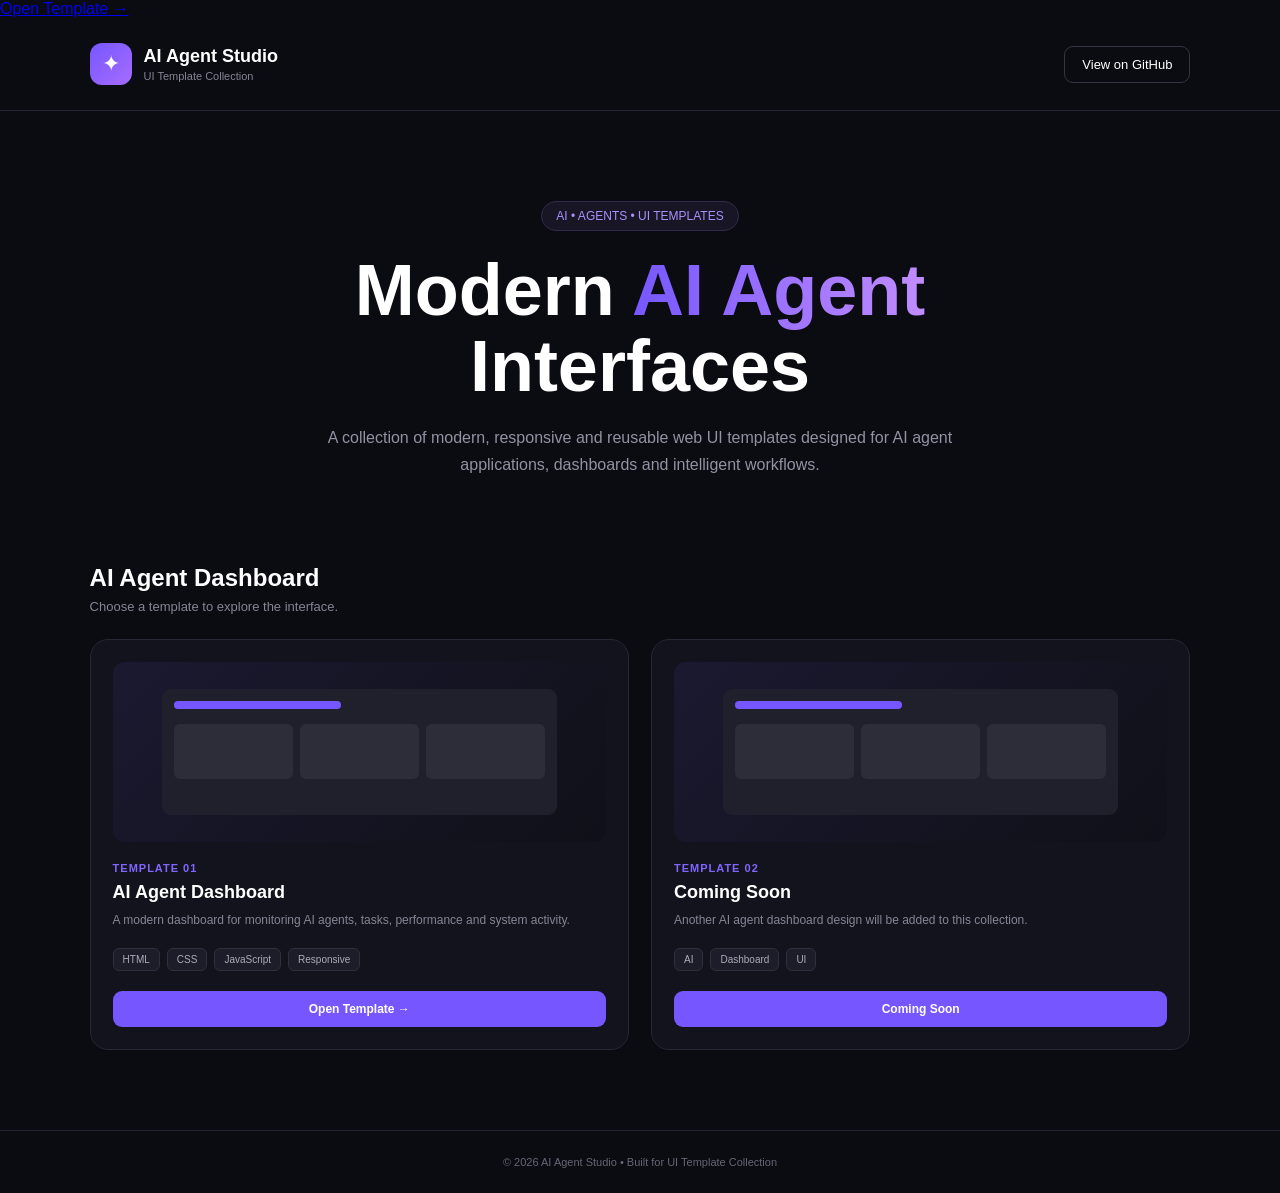
<file: index.html>
<!DOCTYPE html>
<html lang="en">

<head>
    <meta charset="UTF-8">
    <meta name="viewport" content="width=device-width, initial-scale=1.0">

    <title>AI Agent Studio | UI Template Collection</title>
    <a href="./01-ai-agent-dashboard/template-01/index.html">
    Open Template →
</a>

    <style>
        * {
            margin: 0;
            padding: 0;
            box-sizing: border-box;
        }

        body {
            font-family: Arial, Helvetica, sans-serif;
            background: #0b0b12;
            color: #ffffff;
            min-height: 100vh;
        }

        /* ================= HEADER ================= */

        header {
            padding: 25px 7%;
            border-bottom: 1px solid #242432;
            display: flex;
            justify-content: space-between;
            align-items: center;
        }

        .logo {
            display: flex;
            align-items: center;
            gap: 12px;
        }

        .logo-icon {
            width: 42px;
            height: 42px;
            background: linear-gradient(135deg, #7657ff, #a66cff);
            border-radius: 12px;
            display: flex;
            justify-content: center;
            align-items: center;
            font-size: 22px;
        }

        .logo h2 {
            font-size: 18px;
        }

        .logo p {
            color: #858595;
            font-size: 11px;
            margin-top: 3px;
        }

        .github-btn {
            text-decoration: none;
            color: white;
            border: 1px solid #353545;
            padding: 10px 17px;
            border-radius: 9px;
            font-size: 13px;
            transition: 0.3s;
        }

        .github-btn:hover {
            background: #ffffff;
            color: #11111a;
        }


        /* ================= HERO ================= */

        .hero {
            text-align: center;
            padding: 90px 20px 65px;
            max-width: 900px;
            margin: auto;
        }

        .tag {
            display: inline-block;
            padding: 7px 14px;
            border-radius: 20px;
            background: #181624;
            border: 1px solid #302b4b;
            color: #a991ff;
            font-size: 12px;
            margin-bottom: 22px;
        }

        .hero h1 {
            font-size: clamp(40px, 7vw, 72px);
            line-height: 1.05;
            margin-bottom: 20px;
        }

        .hero h1 span {
            background: linear-gradient(
                90deg,
                #7657ff,
                #c18cff
            );

            -webkit-background-clip: text;
            -webkit-text-fill-color: transparent;
        }

        .hero p {
            color: #9292a3;
            font-size: 16px;
            line-height: 1.7;
            max-width: 650px;
            margin: auto;
        }


        /* ================= SECTION ================= */

        .templates {
            padding: 20px 7% 80px;
        }

        .section-heading {
            margin-bottom: 25px;
        }

        .section-heading h2 {
            font-size: 24px;
        }

        .section-heading p {
            color: #858595;
            margin-top: 7px;
            font-size: 13px;
        }


        /* ================= TEMPLATE GRID ================= */

        .template-grid {
            display: grid;
            grid-template-columns: repeat(
                auto-fit,
                minmax(280px, 1fr)
            );

            gap: 22px;
        }


        /* ================= TEMPLATE CARD ================= */

        .template-card {
            background: #13131d;
            border: 1px solid #272735;
            border-radius: 18px;
            padding: 22px;
            transition: 0.3s;
        }

        .template-card:hover {
            transform: translateY(-6px);
            border-color: #7657ff;
            box-shadow:
                0 15px 40px rgba(118, 87, 255, 0.12);
        }

        .preview {
            height: 180px;
            border-radius: 12px;
            background:
                linear-gradient(
                    135deg,
                    #1b1930,
                    #101018
                );

            display: flex;
            align-items: center;
            justify-content: center;
            margin-bottom: 20px;
            overflow: hidden;
            position: relative;
        }

        .preview-window {
            width: 80%;
            height: 70%;
            background: #20202c;
            border-radius: 9px;
            padding: 12px;
        }

        .preview-top {
            width: 45%;
            height: 8px;
            background: #7657ff;
            border-radius: 5px;
            margin-bottom: 15px;
        }

        .preview-boxes {
            display: grid;
            grid-template-columns: repeat(3, 1fr);
            gap: 7px;
        }

        .preview-box {
            height: 55px;
            background: #2d2d3a;
            border-radius: 6px;
        }

        .template-number {
            color: #8065ff;
            font-size: 11px;
            font-weight: bold;
            letter-spacing: 1px;
            margin-bottom: 8px;
        }

        .template-card h3 {
            font-size: 18px;
            margin-bottom: 8px;
        }

        .template-card p {
            color: #858595;
            font-size: 12px;
            line-height: 1.6;
            margin-bottom: 18px;
        }

        .tags {
            display: flex;
            gap: 7px;
            flex-wrap: wrap;
            margin-bottom: 20px;
        }

        .tag-small {
            background: #1d1d29;
            border: 1px solid #30303d;
            color: #aaaabb;
            padding: 5px 9px;
            border-radius: 6px;
            font-size: 10px;
        }

        .open-btn {
            display: block;
            text-align: center;
            text-decoration: none;
            background: #7657ff;
            color: white;
            padding: 11px;
            border-radius: 9px;
            font-size: 12px;
            font-weight: bold;
            transition: 0.3s;
        }

        .open-btn:hover {
            background: #8b70ff;
        }


        /* ================= FOOTER ================= */

        footer {
            border-top: 1px solid #242432;
            padding: 25px 7%;
            text-align: center;
            color: #666676;
            font-size: 11px;
        }


        /* ================= RESPONSIVE ================= */

        @media (max-width: 600px) {

            header {
                padding: 20px;
            }

            .github-btn {
                display: none;
            }

            .hero {
                padding: 65px 20px 45px;
            }

            .templates {
                padding: 20px;
            }

            .hero h1 {
                font-size: 42px;
            }
        }
    </style>

</head>


<body>


    <!-- ================= HEADER ================= -->

    <header>

        <div class="logo">

            <div class="logo-icon">
                ✦
            </div>

            <div>
                <h2>AI Agent Studio</h2>
                <p>UI Template Collection</p>
            </div>

        </div>

        <a
            href="https://github.com/"
            target="_blank"
            class="github-btn"
        >
            View on GitHub
        </a>

    </header>


    <!-- ================= HERO ================= -->

    <section class="hero">

        <div class="tag">
            AI • AGENTS • UI TEMPLATES
        </div>

        <h1>
            Modern
            <span>AI Agent</span>
            Interfaces
        </h1>

        <p>
            A collection of modern, responsive and reusable
            web UI templates designed for AI agent applications,
            dashboards and intelligent workflows.
        </p>

    </section>


    <!-- ================= TEMPLATES ================= -->

    <section class="templates">

        <div class="section-heading">

            <h2>
                AI Agent Dashboard
            </h2>

            <p>
                Choose a template to explore the interface.
            </p>

        </div>


        <div class="template-grid">


            <!-- TEMPLATE 01 -->

            <div class="template-card">

                <div class="preview">

                    <div class="preview-window">

                        <div class="preview-top"></div>

                        <div class="preview-boxes">

                            <div class="preview-box"></div>
                            <div class="preview-box"></div>
                            <div class="preview-box"></div>

                        </div>

                    </div>

                </div>


                <div class="template-number">
                    TEMPLATE 01
                </div>

                <h3>
                    AI Agent Dashboard
                </h3>

                <p>
                    A modern dashboard for monitoring
                    AI agents, tasks, performance and
                    system activity.
                </p>


                <div class="tags">

                    <span class="tag-small">
                        HTML
                    </span>

                    <span class="tag-small">
                        CSS
                    </span>

                    <span class="tag-small">
                        JavaScript
                    </span>

                    <span class="tag-small">
                        Responsive
                    </span>

                </div>


                <a
                    href="./01-ai-agent-dashboard/template-01/index.html"
                    class="open-btn"
                >
                    Open Template →
                </a>

            </div>


            <!-- TEMPLATE 02 -->

            <div class="template-card">

                <div class="preview">

                    <div class="preview-window">

                        <div class="preview-top"></div>

                        <div class="preview-boxes">

                            <div class="preview-box"></div>
                            <div class="preview-box"></div>
                            <div class="preview-box"></div>

                        </div>

                    </div>

                </div>


                <div class="template-number">
                    TEMPLATE 02
                </div>

                <h3>
                    Coming Soon
                </h3>

                <p>
                    Another AI agent dashboard design
                    will be added to this collection.
                </p>


                <div class="tags">

                    <span class="tag-small">
                        AI
                    </span>

                    <span class="tag-small">
                        Dashboard
                    </span>

                    <span class="tag-small">
                        UI
                    </span>

                </div>


                <a
                    href="#"
                    class="open-btn"
                    onclick="comingSoon(event)"
                >
                    Coming Soon
                </a>

            </div>


        </div>

    </section>


    <!-- ================= FOOTER ================= -->

    <footer>

        <p>
            © 2026 AI Agent Studio • Built for UI Template Collection
        </p>

    </footer>


    <!-- ================= JAVASCRIPT ================= -->

    <script>

        function comingSoon(event) {

            event.preventDefault();

            alert(
                "Template 02 is coming soon!"
            );

        }

    </script>


</body>

</html>
</file>
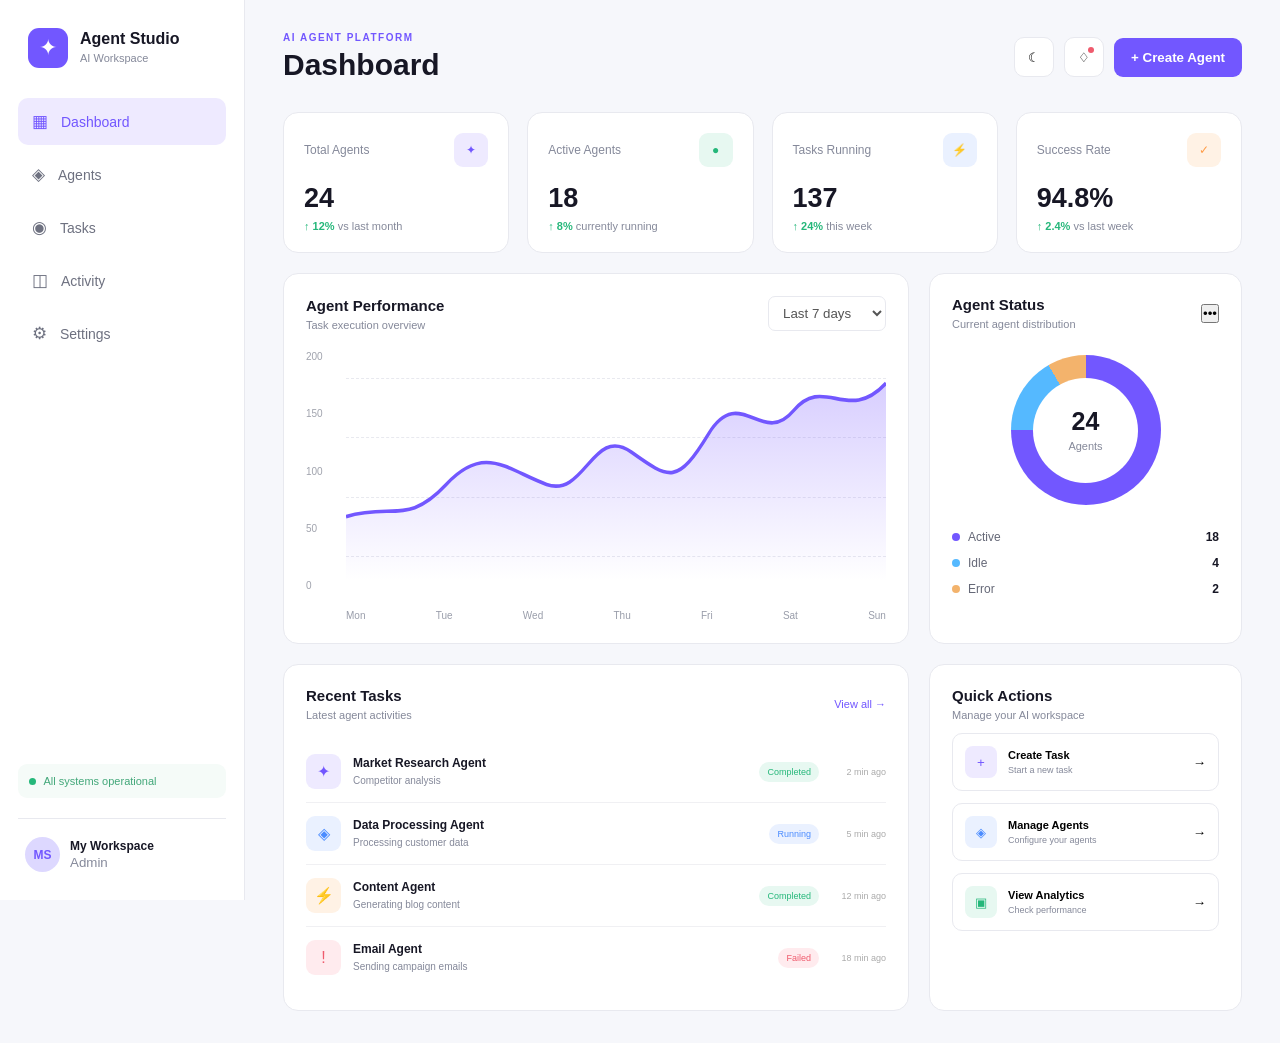
<file: 01-ai-agent-dashboard/app01/index.html>
<!DOCTYPE html>
<html lang="en">
<head>
    <meta charset="UTF-8">
    <meta name="viewport" content="width=device-width, initial-scale=1.0">
    <title>AI Agent Studio - Dashboard</title>
    <link rel="stylesheet" href="style.css">
</head>

<body>

    <!-- Sidebar -->
    <aside class="sidebar">
        <div class="logo">
            <div class="logo-icon">✦</div>
            <div>
                <h2>Agent Studio</h2>
                <span>AI Workspace</span>
            </div>
        </div>

        <nav>
            <a href="#" class="nav-link active">
                <span>▦</span> Dashboard
            </a>

            <a href="#" class="nav-link">
                <span>◈</span> Agents
            </a>

            <a href="#" class="nav-link">
                <span>◉</span> Tasks
            </a>

            <a href="#" class="nav-link">
                <span>◫</span> Activity
            </a>

            <a href="#" class="nav-link">
                <span>⚙</span> Settings
            </a>
        </nav>

        <div class="sidebar-bottom">
            <div class="system-status">
                <span class="status-dot"></span>
                All systems operational
            </div>

            <div class="user">
                <div class="avatar">MS</div>
                <div>
                    <strong>My Workspace</strong>
                    <small>Admin</small>
                </div>
            </div>
        </div>
    </aside>


    <!-- Main Content -->
    <main class="main">

        <!-- Header -->
        <header class="topbar">
            <div>
                <p class="welcome">AI AGENT PLATFORM</p>
                <h1>Dashboard</h1>
            </div>

            <div class="header-actions">
                <button class="icon-btn" id="themeBtn">☾</button>
                <button class="notification-btn">♢<span></span></button>

                <button class="create-btn" id="createAgentBtn">
                    + Create Agent
                </button>
            </div>
        </header>


        <!-- Stats -->
        <section class="stats-grid">

            <div class="stat-card">
                <div class="stat-top">
                    <span>Total Agents</span>
                    <div class="stat-icon purple">✦</div>
                </div>

                <h2>24</h2>
                <p class="positive">↑ 12% <span>vs last month</span></p>
            </div>


            <div class="stat-card">
                <div class="stat-top">
                    <span>Active Agents</span>
                    <div class="stat-icon green">●</div>
                </div>

                <h2>18</h2>
                <p class="positive">↑ 8% <span>currently running</span></p>
            </div>


            <div class="stat-card">
                <div class="stat-top">
                    <span>Tasks Running</span>
                    <div class="stat-icon blue">⚡</div>
                </div>

                <h2>137</h2>
                <p class="positive">↑ 24% <span>this week</span></p>
            </div>


            <div class="stat-card">
                <div class="stat-top">
                    <span>Success Rate</span>
                    <div class="stat-icon orange">✓</div>
                </div>

                <h2>94.8%</h2>
                <p class="positive">↑ 2.4% <span>vs last week</span></p>
            </div>

        </section>


        <!-- Main Dashboard Grid -->
        <section class="dashboard-grid">

            <!-- Agent Performance -->
            <div class="card performance-card">

                <div class="card-header">
                    <div>
                        <h3>Agent Performance</h3>
                        <p>Task execution overview</p>
                    </div>

                    <select id="performanceFilter">
                        <option>Last 7 days</option>
                        <option>Last 30 days</option>
                        <option>Last 90 days</option>
                    </select>
                </div>

                <div class="chart">
                    <div class="y-labels">
                        <span>200</span>
                        <span>150</span>
                        <span>100</span>
                        <span>50</span>
                        <span>0</span>
                    </div>

                    <div class="chart-area">
                        <div class="grid-line line1"></div>
                        <div class="grid-line line2"></div>
                        <div class="grid-line line3"></div>
                        <div class="grid-line line4"></div>

                        <svg viewBox="0 0 700 250"
                             preserveAspectRatio="none"
                             class="chart-svg">

                            <defs>
                                <linearGradient id="areaGradient"
                                    x1="0" y1="0"
                                    x2="0" y2="1">

                                    <stop offset="0%"
                                          stop-color="#7c5cff"
                                          stop-opacity=".3"/>

                                    <stop offset="100%"
                                          stop-color="#7c5cff"
                                          stop-opacity="0"/>
                                </linearGradient>
                            </defs>

                            <path
                                class="area"
                                d="M0,180
                                   C60,165 80,190 130,145
                                   S210,130 260,145
                                   S320,80 370,110
                                   S430,145 470,90
                                   S540,105 580,65
                                   S650,80 700,35
                                   L700,250
                                   L0,250 Z"/>

                            <path
                                class="line"
                                d="M0,180
                                   C60,165 80,190 130,145
                                   S210,130 260,145
                                   S320,80 370,110
                                   S430,145 470,90
                                   S540,105 580,65
                                   S650,80 700,35"/>
                        </svg>

                        <div class="x-labels">
                            <span>Mon</span>
                            <span>Tue</span>
                            <span>Wed</span>
                            <span>Thu</span>
                            <span>Fri</span>
                            <span>Sat</span>
                            <span>Sun</span>
                        </div>
                    </div>
                </div>

            </div>


            <!-- Agent Status -->
            <div class="card status-card">

                <div class="card-header">
                    <div>
                        <h3>Agent Status</h3>
                        <p>Current agent distribution</p>
                    </div>

                    <button class="more-btn">•••</button>
                </div>

                <div class="donut-container">
                    <div class="donut">
                        <div class="donut-center">
                            <strong>24</strong>
                            <span>Agents</span>
                        </div>
                    </div>
                </div>

                <div class="legend">

                    <div>
                        <span class="legend-color active-color"></span>
                        Active
                        <strong>18</strong>
                    </div>

                    <div>
                        <span class="legend-color idle-color"></span>
                        Idle
                        <strong>4</strong>
                    </div>

                    <div>
                        <span class="legend-color error-color"></span>
                        Error
                        <strong>2</strong>
                    </div>

                </div>

            </div>

        </section>


        <!-- Bottom Section -->
        <section class="bottom-grid">

            <!-- Recent Tasks -->
            <div class="card tasks-card">

                <div class="card-header">
                    <div>
                        <h3>Recent Tasks</h3>
                        <p>Latest agent activities</p>
                    </div>

                    <button class="view-btn">View all →</button>
                </div>

                <div class="task-list">

                    <div class="task">
                        <div class="task-icon purple">✦</div>

                        <div class="task-info">
                            <strong>Market Research Agent</strong>
                            <span>Competitor analysis</span>
                        </div>

                        <span class="badge success">Completed</span>
                        <span class="task-time">2 min ago</span>
                    </div>


                    <div class="task">
                        <div class="task-icon blue">◈</div>

                        <div class="task-info">
                            <strong>Data Processing Agent</strong>
                            <span>Processing customer data</span>
                        </div>

                        <span class="badge running">Running</span>
                        <span class="task-time">5 min ago</span>
                    </div>


                    <div class="task">
                        <div class="task-icon orange">⚡</div>

                        <div class="task-info">
                            <strong>Content Agent</strong>
                            <span>Generating blog content</span>
                        </div>

                        <span class="badge success">Completed</span>
                        <span class="task-time">12 min ago</span>
                    </div>


                    <div class="task">
                        <div class="task-icon red">!</div>

                        <div class="task-info">
                            <strong>Email Agent</strong>
                            <span>Sending campaign emails</span>
                        </div>

                        <span class="badge failed">Failed</span>
                        <span class="task-time">18 min ago</span>
                    </div>

                </div>

            </div>


            <!-- Quick Actions -->
            <div class="card actions-card">

                <div class="card-header">
                    <div>
                        <h3>Quick Actions</h3>
                        <p>Manage your AI workspace</p>
                    </div>
                </div>

                <button class="action-btn" id="newTaskBtn">
                    <span class="action-icon purple">+</span>
                    <div>
                        <strong>Create Task</strong>
                        <small>Start a new task</small>
                    </div>
                    <span>→</span>
                </button>


                <button class="action-btn">
                    <span class="action-icon blue">◈</span>
                    <div>
                        <strong>Manage Agents</strong>
                        <small>Configure your agents</small>
                    </div>
                    <span>→</span>
                </button>


                <button class="action-btn">
                    <span class="action-icon green">▣</span>
                    <div>
                        <strong>View Analytics</strong>
                        <small>Check performance</small>
                    </div>
                    <span>→</span>
                </button>

            </div>

        </section>

    </main>


    <!-- Create Agent Modal -->
    <div class="modal" id="agentModal">

        <div class="modal-content">

            <button class="close-btn" id="closeModal">×</button>

            <div class="modal-icon">✦</div>

            <h2>Create New Agent</h2>

            <p>
                Configure a new AI agent for your workspace.
            </p>

            <input
                type="text"
                id="agentName"
                placeholder="Agent name">

            <select>
                <option>Select agent type</option>
                <option>Research Agent</option>
                <option>Data Agent</option>
                <option>Content Agent</option>
                <option>Automation Agent</option>
            </select>

            <button class="create-modal-btn" id="saveAgent">
                Create Agent
            </button>

        </div>

    </div>


    <script src="script.js"></script>

</body>
</html>
</file>
<file: 01-ai-agent-dashboard/app01/style.css>
* {
    margin: 0;
    padding: 0;
    box-sizing: border-box;
}

:root {
    --bg: #f6f7fb;
    --card: #ffffff;
    --text: #171725;
    --muted: #85899a;
    --border: #e8e9ef;
    --primary: #7257ff;
    --primary-light: #eeeaff;
    --green: #25b77a;
    --blue: #4b8cff;
    --orange: #ff9b45;
    --red: #ef5b6d;
}

body {
    font-family: Inter, Arial, sans-serif;
    background: var(--bg);
    color: var(--text);
    display: flex;
}


/* ================= SIDEBAR ================= */

.sidebar {
    width: 245px;
    height: 100vh;
    position: fixed;
    left: 0;
    top: 0;
    background: #ffffff;
    border-right: 1px solid var(--border);
    padding: 28px 18px;
    display: flex;
    flex-direction: column;
}

.logo {
    display: flex;
    align-items: center;
    gap: 12px;
    padding: 0 10px 30px;
}

.logo-icon {
    width: 40px;
    height: 40px;
    background: var(--primary);
    color: white;
    border-radius: 11px;
    display: grid;
    place-items: center;
    font-size: 22px;
}

.logo h2 {
    font-size: 16px;
}

.logo span {
    color: var(--muted);
    font-size: 11px;
}

nav {
    display: flex;
    flex-direction: column;
    gap: 6px;
}

.nav-link {
    text-decoration: none;
    color: #6e7180;
    padding: 13px 14px;
    border-radius: 10px;
    display: flex;
    align-items: center;
    gap: 13px;
    font-size: 14px;
    transition: .2s;
}

.nav-link span {
    font-size: 17px;
}

.nav-link:hover,
.nav-link.active {
    background: var(--primary-light);
    color: var(--primary);
}

.sidebar-bottom {
    margin-top: auto;
}

.system-status {
    background: #f5fbf8;
    color: #42a779;
    border-radius: 9px;
    padding: 11px;
    font-size: 11px;
    margin-bottom: 20px;
}

.status-dot {
    display: inline-block;
    width: 7px;
    height: 7px;
    background: var(--green);
    border-radius: 50%;
    margin-right: 5px;
}

.user {
    border-top: 1px solid var(--border);
    padding: 18px 7px 0;
    display: flex;
    align-items: center;
    gap: 10px;
}

.avatar {
    width: 35px;
    height: 35px;
    background: #ddd8ff;
    color: var(--primary);
    display: grid;
    place-items: center;
    border-radius: 50%;
    font-size: 12px;
    font-weight: bold;
}

.user strong {
    display: block;
    font-size: 12px;
}

.user small {
    color: var(--muted);
}


/* ================= MAIN ================= */

.main {
    margin-left: 245px;
    width: calc(100% - 245px);
    padding: 32px 38px;
}

.topbar {
    display: flex;
    justify-content: space-between;
    align-items: center;
    margin-bottom: 30px;
}

.welcome {
    font-size: 10px;
    color: var(--primary);
    font-weight: bold;
    letter-spacing: 1.5px;
    margin-bottom: 5px;
}

.topbar h1 {
    font-size: 30px;
}

.header-actions {
    display: flex;
    align-items: center;
    gap: 10px;
}

.icon-btn,
.notification-btn {
    width: 40px;
    height: 40px;
    border: 1px solid var(--border);
    background: white;
    border-radius: 10px;
    cursor: pointer;
}

.notification-btn {
    position: relative;
}

.notification-btn span {
    position: absolute;
    width: 6px;
    height: 6px;
    background: var(--red);
    border-radius: 50%;
    top: 9px;
    right: 9px;
}

.create-btn {
    border: none;
    background: var(--primary);
    color: white;
    padding: 12px 17px;
    border-radius: 9px;
    cursor: pointer;
    font-weight: 600;
}

.create-btn:hover {
    opacity: .9;
}


/* ================= STATS ================= */

.stats-grid {
    display: grid;
    grid-template-columns: repeat(4, 1fr);
    gap: 18px;
    margin-bottom: 20px;
}

.stat-card,
.card {
    background: var(--card);
    border: 1px solid var(--border);
    border-radius: 15px;
}

.stat-card {
    padding: 20px;
}

.stat-top {
    display: flex;
    justify-content: space-between;
    align-items: center;
    color: var(--muted);
    font-size: 12px;
}

.stat-icon {
    width: 34px;
    height: 34px;
    display: grid;
    place-items: center;
    border-radius: 9px;
}

.purple {
    color: var(--primary);
    background: var(--primary-light);
}

.green {
    color: var(--green);
    background: #e7f8f1;
}

.blue {
    color: var(--blue);
    background: #eaf1ff;
}

.orange {
    color: var(--orange);
    background: #fff2e5;
}

.red {
    color: var(--red);
    background: #ffebee;
}

.stat-card h2 {
    margin: 16px 0 6px;
    font-size: 27px;
}

.positive {
    color: var(--green);
    font-size: 11px;
    font-weight: 600;
}

.positive span {
    color: var(--muted);
    font-weight: normal;
}


/* ================= CARDS ================= */

.dashboard-grid {
    display: grid;
    grid-template-columns: 2fr 1fr;
    gap: 20px;
    margin-bottom: 20px;
}

.card {
    padding: 22px;
}

.card-header {
    display: flex;
    justify-content: space-between;
    align-items: center;
}

.card-header h3 {
    font-size: 15px;
}

.card-header p {
    color: var(--muted);
    font-size: 11px;
    margin-top: 5px;
}

.card-header select {
    border: 1px solid var(--border);
    padding: 8px 10px;
    border-radius: 7px;
    color: #555;
    background: white;
}


/* ================= CHART ================= */

.chart {
    display: flex;
    height: 270px;
    margin-top: 20px;
}

.y-labels {
    width: 40px;
    display: flex;
    flex-direction: column;
    justify-content: space-between;
    padding-bottom: 30px;
    color: #a0a3ad;
    font-size: 10px;
}

.chart-area {
    flex: 1;
    position: relative;
}

.grid-line {
    position: absolute;
    width: 100%;
    border-top: 1px dashed #e8e9ef;
}

.line1 {
    top: 10%;
}

.line2 {
    top: 32%;
}

.line3 {
    top: 54%;
}

.line4 {
    top: 76%;
}

.chart-svg {
    width: 100%;
    height: 230px;
    position: absolute;
    top: 0;
    left: 0;
}

.line {
    fill: none;
    stroke: var(--primary);
    stroke-width: 4;
}

.area {
    fill: url(#areaGradient);
}

.x-labels {
    position: absolute;
    bottom: 0;
    width: 100%;
    display: flex;
    justify-content: space-between;
    color: #999daa;
    font-size: 10px;
}


/* ================= DONUT ================= */

.donut-container {
    display: flex;
    justify-content: center;
    padding: 25px 0;
}

.donut {
    width: 150px;
    height: 150px;
    border-radius: 50%;
    background: conic-gradient(
        var(--primary) 0deg 270deg,
        #55b9ff 270deg 330deg,
        #f3b36c 330deg 360deg
    );
    display: grid;
    place-items: center;
}

.donut::before {
    content: "";
    width: 105px;
    height: 105px;
    background: white;
    border-radius: 50%;
    position: absolute;
}

.donut-center {
    position: relative;
    text-align: center;
}

.donut-center strong {
    display: block;
    font-size: 25px;
}

.donut-center span {
    color: var(--muted);
    font-size: 11px;
}

.legend {
    display: flex;
    flex-direction: column;
    gap: 12px;
}

.legend div {
    display: flex;
    align-items: center;
    gap: 8px;
    font-size: 12px;
    color: #656877;
}

.legend strong {
    margin-left: auto;
    color: var(--text);
}

.legend-color {
    width: 8px;
    height: 8px;
    border-radius: 50%;
}

.active-color {
    background: var(--primary);
}

.idle-color {
    background: #55b9ff;
}

.error-color {
    background: #f3b36c;
}


/* ================= BOTTOM ================= */

.bottom-grid {
    display: grid;
    grid-template-columns: 2fr 1fr;
    gap: 20px;
}

.view-btn {
    border: none;
    background: transparent;
    color: var(--primary);
    cursor: pointer;
    font-size: 11px;
}

.task-list {
    margin-top: 20px;
}

.task {
    display: flex;
    align-items: center;
    gap: 12px;
    padding: 13px 0;
    border-bottom: 1px solid #f0f0f3;
}

.task:last-child {
    border-bottom: none;
}

.task-icon {
    width: 35px;
    height: 35px;
    border-radius: 9px;
    display: grid;
    place-items: center;
}

.task-info {
    flex: 1;
}

.task-info strong {
    display: block;
    font-size: 12px;
}

.task-info span {
    color: var(--muted);
    font-size: 10px;
}

.badge {
    font-size: 9px;
    padding: 5px 8px;
    border-radius: 20px;
}

.badge.success {
    color: var(--green);
    background: #e7f8f1;
}

.badge.running {
    color: var(--blue);
    background: #eaf1ff;
}

.badge.failed {
    color: var(--red);
    background: #ffebee;
}

.task-time {
    color: #aaa;
    font-size: 9px;
    width: 55px;
    text-align: right;
}


/* ================= ACTIONS ================= */

.actions-card {
    display: flex;
    flex-direction: column;
}

.action-btn {
    margin-top: 12px;
    border: 1px solid var(--border);
    background: white;
    border-radius: 10px;
    padding: 12px;
    display: flex;
    align-items: center;
    gap: 11px;
    cursor: pointer;
    text-align: left;
}

.action-btn:hover {
    border-color: var(--primary);
    transform: translateY(-1px);
}

.action-icon {
    width: 32px;
    height: 32px;
    border-radius: 8px;
    display: grid;
    place-items: center;
}

.action-btn div {
    flex: 1;
}

.action-btn strong {
    display: block;
    font-size: 11px;
}

.action-btn small {
    color: var(--muted);
    font-size: 9px;
}


/* ================= MODAL ================= */

.modal {
    display: none;
    position: fixed;
    inset: 0;
    background: rgba(20, 20, 30, .45);
    backdrop-filter: blur(5px);
    align-items: center;
    justify-content: center;
    z-index: 100;
}

.modal.show {
    display: flex;
}

.modal-content {
    width: 390px;
    background: white;
    border-radius: 18px;
    padding: 30px;
    position: relative;
    box-shadow: 0 20px 60px rgba(0,0,0,.15);
}

.close-btn {
    position: absolute;
    right: 17px;
    top: 14px;
    border: none;
    background: transparent;
    font-size: 23px;
    cursor: pointer;
}

.modal-icon {
    width: 48px;
    height: 48px;
    background: var(--primary-light);
    color: var(--primary);
    display: grid;
    place-items: center;
    border-radius: 12px;
    font-size: 22px;
}

.modal-content h2 {
    margin-top: 18px;
}

.modal-content p {
    color: var(--muted);
    font-size: 12px;
    margin: 7px 0 20px;
}

.modal-content input,
.modal-content select {
    width: 100%;
    padding: 12px;
    border: 1px solid var(--border);
    border-radius: 8px;
    margin-bottom: 12px;
    outline: none;
}

.create-modal-btn {
    width: 100%;
    padding: 12px;
    border: none;
    border-radius: 8px;
    background: var(--primary);
    color: white;
    cursor: pointer;
    font-weight: bold;
}


/* ================= DARK MODE ================= */

body.dark {
    --bg: #101116;
    --card: #181920;
    --text: #f2f2f4;
    --muted: #9699a8;
    --border: #292b35;
}

body.dark .sidebar,
body.dark .icon-btn,
body.dark .notification-btn,
body.dark .card-header select,
body.dark .action-btn {
    background: #181920;
    color: var(--text);
}

body.dark .modal-content {
    background: #181920;
}

body.dark .donut::before {
    background: #181920;
}


/* ================= RESPONSIVE ================= */

@media (max-width: 1100px) {

    .stats-grid {
        grid-template-columns: repeat(2, 1fr);
    }

    .dashboard-grid,
    .bottom-grid {
        grid-template-columns: 1fr;
    }
}

@media (max-width: 750px) {

    .sidebar {
        width: 70px;
        padding: 20px 10px;
    }

    .logo h2,
    .logo span,
    .nav-link:not(.active)::after,
    .nav-link {
        font-size: 0;
    }

    .logo {
        justify-content: center;
    }

    .nav-link {
        justify-content: center;
    }

    .nav-link span {
        font-size: 18px;
    }

    .system-status,
    .user {
        display: none;
    }

    .main {
        margin-left: 70px;
        width: calc(100% - 70px);
        padding: 22px;
    }

    .stats-grid {
        grid-template-columns: 1fr;
    }

    .topbar {
        align-items: flex-start;
        gap: 15px;
    }

    .header-actions {
        flex-wrap: wrap;
        justify-content: flex-end;
    }
}

@media (max-width: 500px) {

    .main {
        padding: 15px;
    }

    .topbar h1 {
        font-size: 24px;
    }

    .create-btn {
        padding: 10px;
    }

    .task {
        flex-wrap: wrap;
    }

    .task-time {
        width: auto;
    }
}
</file>
